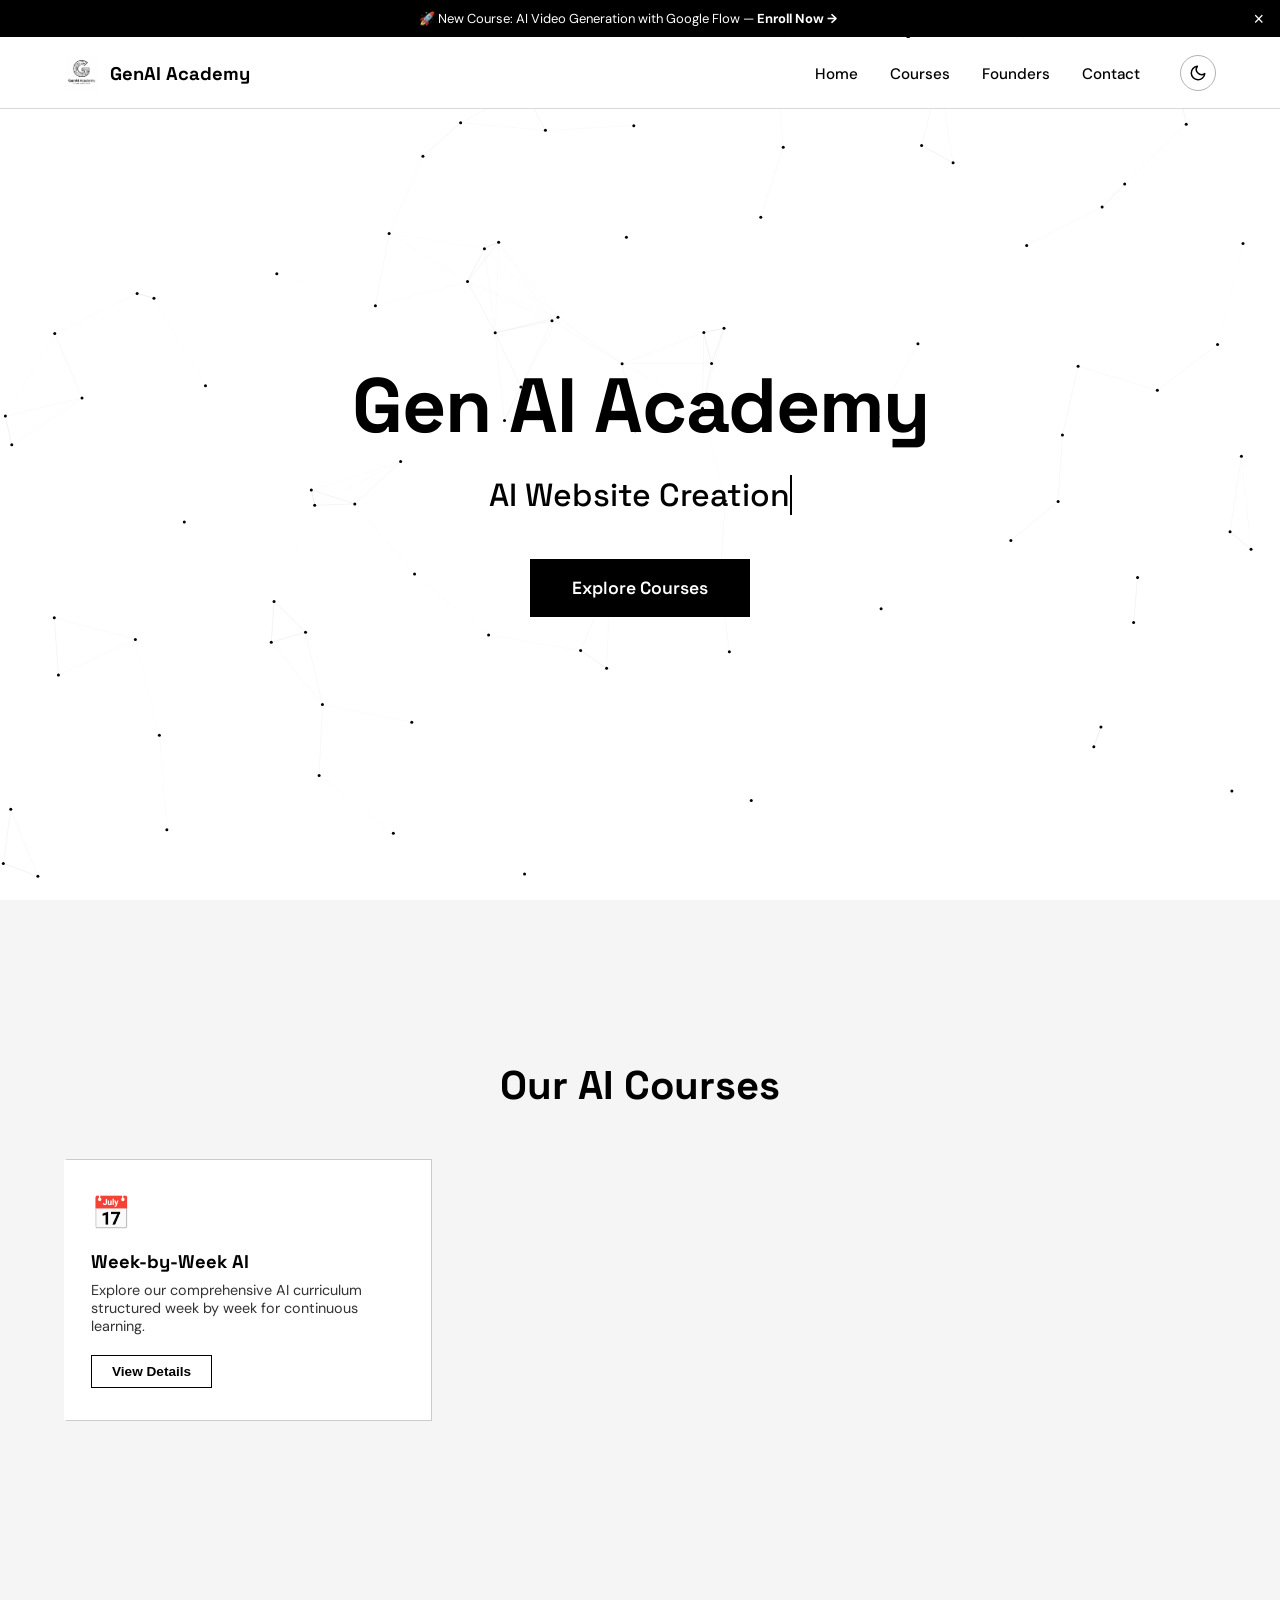
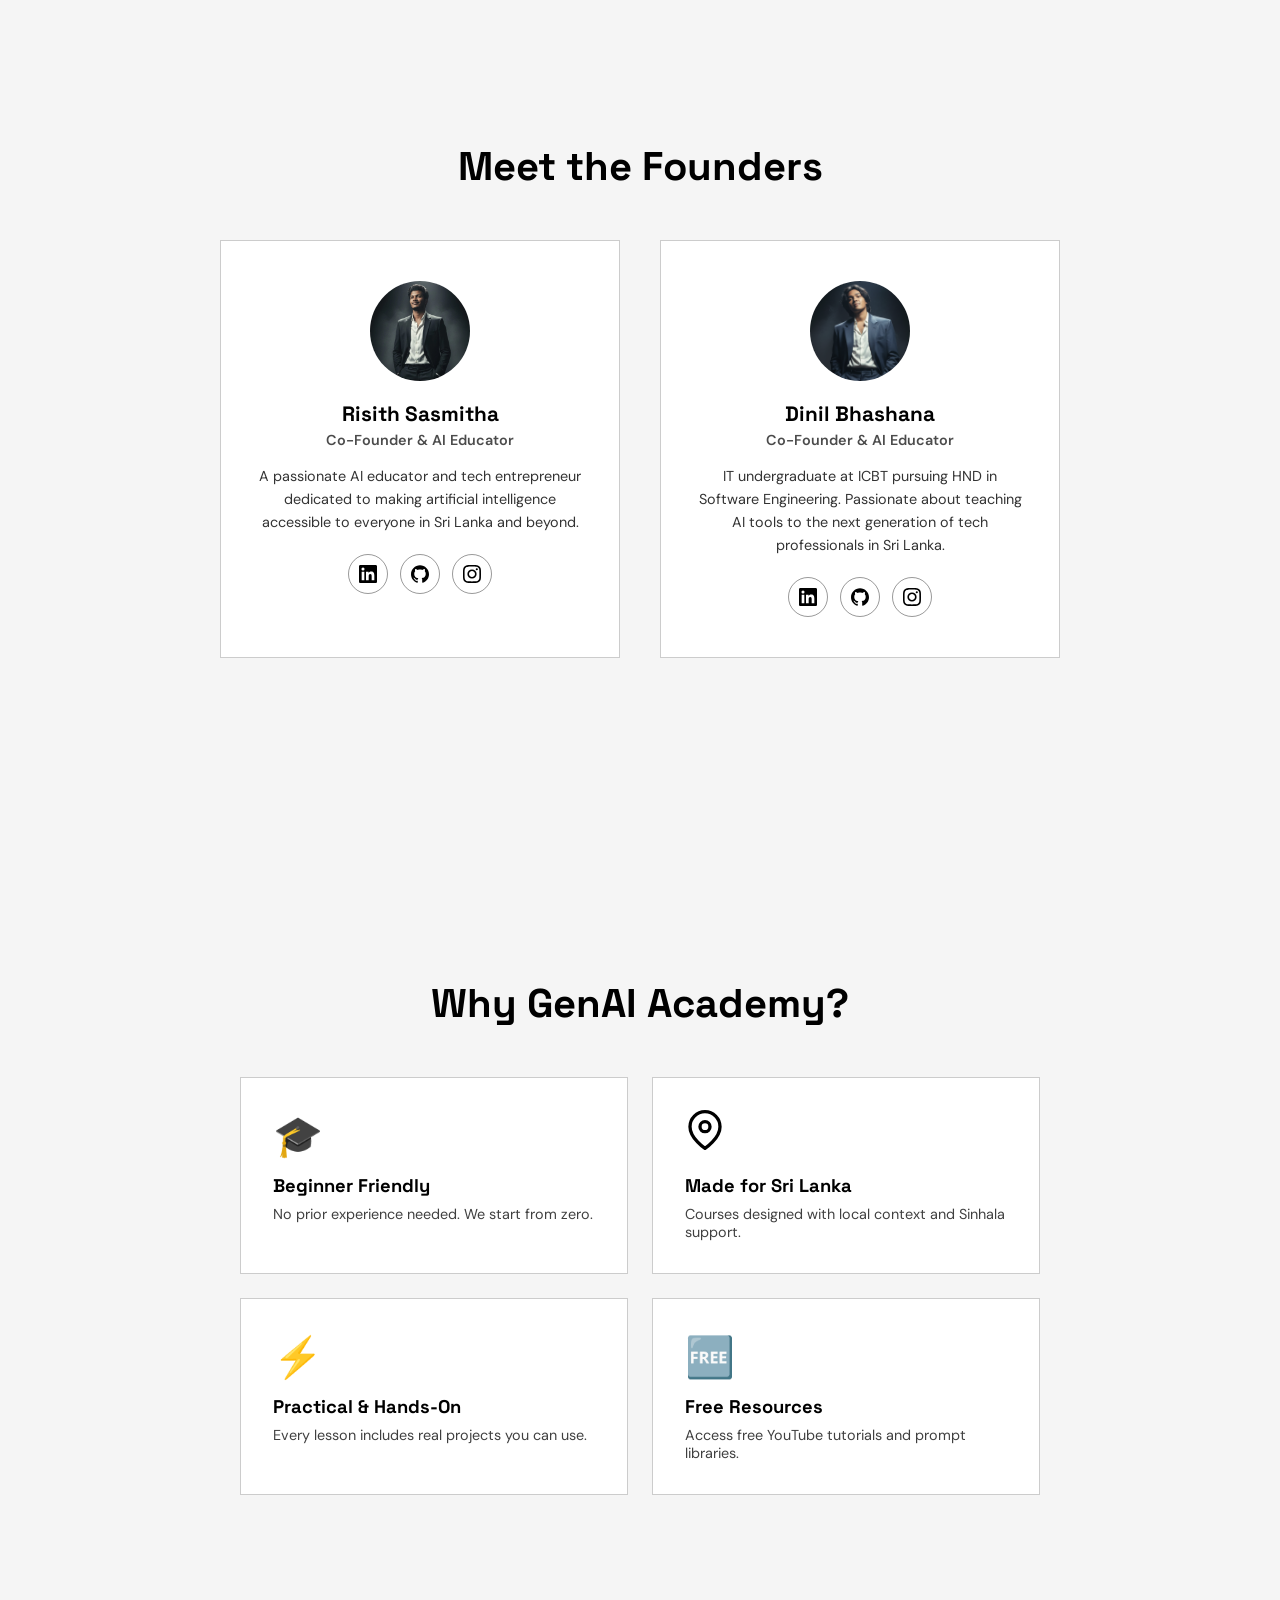
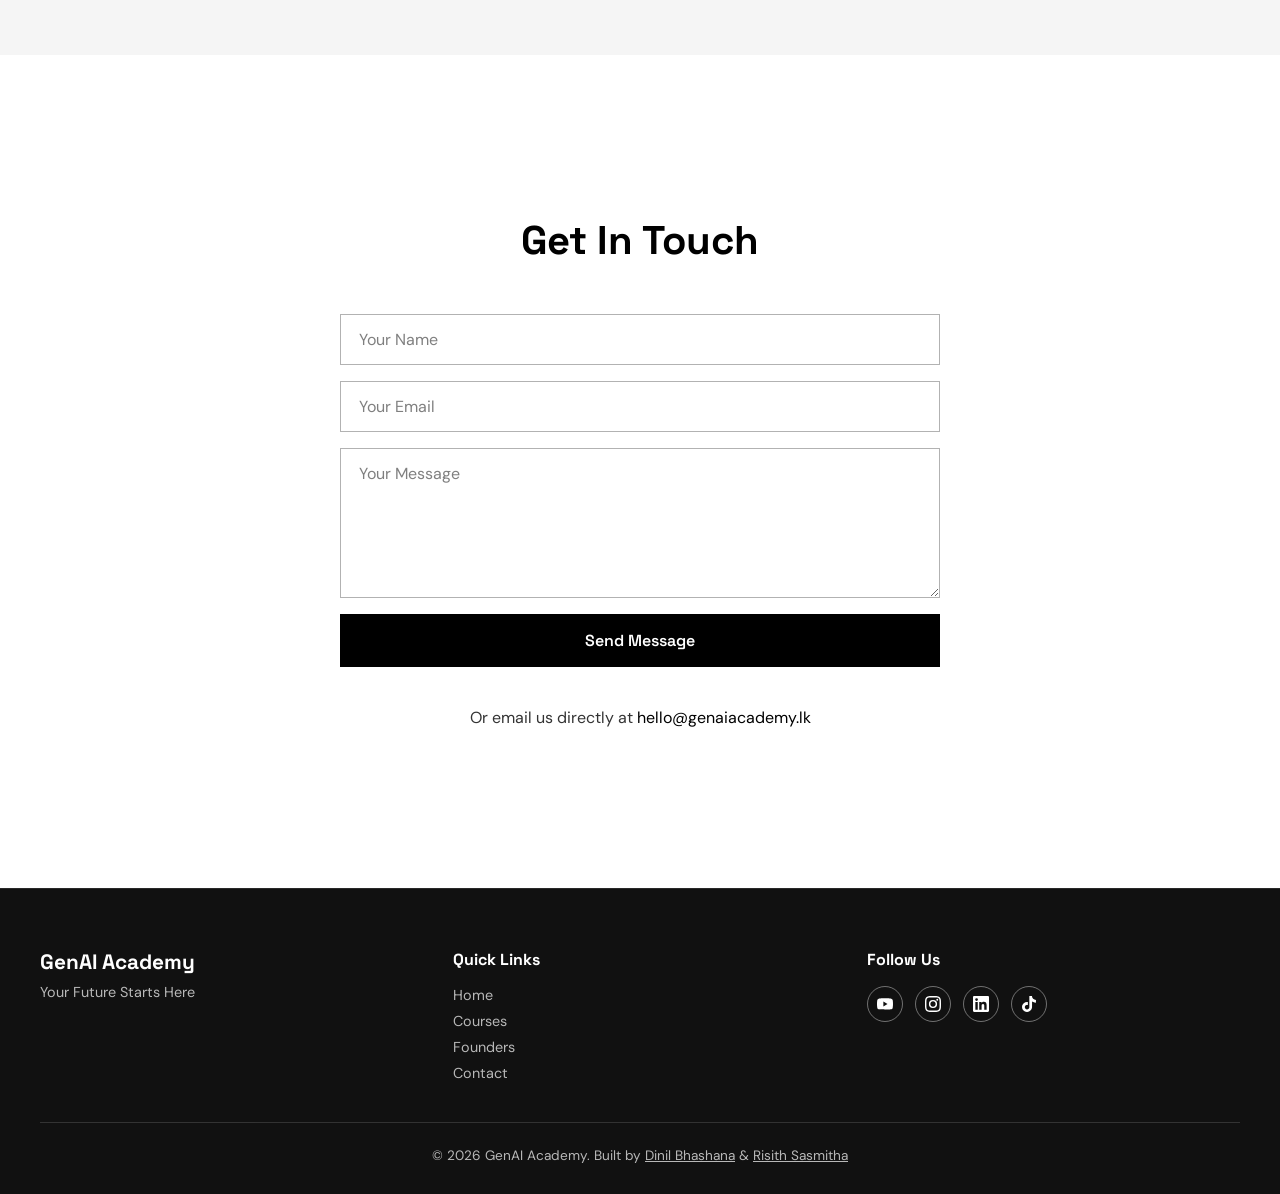
<file: index.html>
<!DOCTYPE html>
<html lang="en">

<head>
  <meta charset="UTF-8">
  <meta name="viewport" content="width=device-width, initial-scale=1.0">
  <title>GenAI Academy — Future Starts Here | AI Courses Sri Lanka</title>
  <meta name="description"
    content="Learn AI tools, prompt engineering, automation and more. Free and premium courses by GenAI Academy Sri Lanka.">
  <link rel="stylesheet" href="style.css">
  <link rel="icon" type="image/jpeg" href="Logo.jpeg">
</head>

<body class="genai-body" id="body">

  <!-- Announcement Bar -->
  <div class="genai-announcement-bar" id="announcement-bar">
    <span>🚀 New Course: AI Video Generation with Google Flow — <strong>Enroll Now →</strong></span>
    <button class="genai-announcement-close" id="close-announcement" aria-label="Close">×</button>
  </div>

  <!-- Navbar -->
  <nav class="genai-nav" id="navbar">
    <div class="genai-nav-inner">
      <a class="genai-nav-logo" href="#hero" id="logo-link">
        <img src="Logo.jpeg" alt="GenAI Academy Logo"
          style="width: 36px; height: 36px; flex-shrink: 0; object-fit: contain; border-radius: 4px;" />
        <span>GenAI Academy</span>
      </a>
      <ul class="genai-nav-links">
        <li><a href="#hero">Home</a></li>
        <li><a href="#courses">Courses</a></li>
        <li><a href="#founders">Founders</a></li>
        <li><a href="#contact">Contact</a></li>
        <li>
          <button class="genai-theme-toggle" id="theme-toggle" aria-label="Toggle theme">
            <!-- Moon SVG initially -->
            <svg id="theme-icon" viewBox="0 0 24 24" fill="none" stroke="currentColor" stroke-width="2"
              stroke-linecap="round" stroke-linejoin="round">
              <path d="M21 12.79A9 9 0 1 1 11.21 3 7 7 0 0 0 21 12.79z" />
            </svg>
          </button>
        </li>
      </ul>
      <button class="genai-theme-toggle genai-mobile-toggle" id="theme-toggle-mobile" aria-label="Toggle theme">
        <svg id="theme-icon-mobile" viewBox="0 0 24 24" fill="none" stroke="currentColor" stroke-width="2"
          stroke-linecap="round" stroke-linejoin="round">
          <path d="M21 12.79A9 9 0 1 1 11.21 3 7 7 0 0 0 21 12.79z" />
        </svg>
      </button>
      <button class="genai-hamburger" id="hamburger" aria-label="Menu">
        <span></span><span></span><span></span>
      </button>
    </div>
  </nav>

  <!-- Mobile Menu -->
  <div class="genai-mobile-menu" id="mobile-menu">
    <a href="#hero">Home</a>
    <a href="#courses">Courses</a>
    <a href="#founders">Founders</a>
    <a href="#contact">Contact</a>
  </div>

  <!-- Hero -->
  <section class="genai-hero" id="hero">
    <canvas id="hero-canvas" class="genai-hero-canvas"></canvas>
    <div class="genai-hero-content">
      <h1 class="genai-heading">Gen AI Academy</h1>
      <div class="genai-typewriter">
        <span class="genai-typewriter-text" id="typewriter-text"></span>
      </div>
      <a class="genai-cta-btn" href="#courses">Explore Courses</a>
    </div>
  </section>


  <!-- Courses -->
  <section id="courses" class="genai-section-full genai-section-alt">
    <div class="genai-section genai-fade-in">
      <h2 class="genai-section-title genai-heading">Our AI Courses</h2>
      <div class="genai-courses-grid">
        <div class="genai-course-card" onclick="location.href='week-by-week.html'" style="cursor: pointer;">
          <div class="genai-course-icon">📅</div>
          <h3>Week-by-Week AI</h3>
          <p>Explore our comprehensive AI curriculum structured week by week for continuous learning.</p>
          <button class="genai-course-btn">View Details</button>
        </div>
      </div>
    </div>
  </section>


  <!-- Founders -->
  <section id="founders" class="genai-section-full genai-section-alt">
    <div class="genai-section genai-fade-in">
      <h2 class="genai-section-title genai-heading">Meet the Founders</h2>
      <div class="genai-founders-grid">
        <div class="genai-founder-card">
          <img src="risith.jpeg" alt="Risith Sasmitha" class="genai-founder-avatar" style="object-fit: cover;" />
          <h3>Risith Sasmitha</h3>
          <div class="genai-founder-role">Co-Founder & AI Educator</div>
          <p class="genai-founder-bio">A passionate AI educator and tech entrepreneur dedicated to making artificial
            intelligence accessible to everyone in Sri Lanka and beyond.</p>
          <div class="genai-social-links">
            <a class="genai-social-link" href="https://www.linkedin.com/in/risith-sasmitha/" target="_blank"
              rel="noopener noreferrer" aria-label="LinkedIn"><svg viewBox="0 0 24 24" fill="currentColor">
                <path
                  d="M20.447 20.452h-3.554v-5.569c0-1.328-.027-3.037-1.852-3.037-1.853 0-2.136 1.445-2.136 2.939v5.667H9.351V9h3.414v1.561h.046c.477-.9 1.637-1.85 3.37-1.85 3.601 0 4.267 2.37 4.267 5.455v6.286zM5.337 7.433a2.062 2.062 0 01-2.063-2.065 2.064 2.064 0 112.063 2.065zm1.782 13.019H3.555V9h3.564v11.452zM22.225 0H1.771C.792 0 0 .774 0 1.729v20.542C0 23.227.792 24 1.771 24h20.451C23.2 24 24 23.227 24 22.271V1.729C24 .774 23.2 0 22.222 0h.003z" />
              </svg></a>
            <a class="genai-social-link" href="https://github.com/" target="_blank" rel="noopener noreferrer"
              aria-label="GitHub"><svg viewBox="0 0 24 24" fill="currentColor">
                <path
                  d="M12 .297c-6.63 0-12 5.373-12 12 0 5.303 3.438 9.8 8.205 11.385.6.113.82-.258.82-.577 0-.285-.01-1.04-.015-2.04-3.338.724-4.042-1.61-4.042-1.61C4.422 18.07 3.633 17.7 3.633 17.7c-1.087-.744.084-.729.084-.729 1.205.084 1.838 1.236 1.838 1.236 1.07 1.835 2.809 1.305 3.495.998.108-.776.417-1.305.76-1.605-2.665-.3-5.466-1.332-5.466-5.93 0-1.31.465-2.38 1.235-3.22-.135-.303-.54-1.523.105-3.176 0 0 1.005-.322 3.3 1.23.96-.267 1.98-.399 3-.405 1.02.006 2.04.138 3 .405 2.28-1.552 3.285-1.23 3.285-1.23.645 1.653.24 2.873.12 3.176.765.84 1.23 1.91 1.23 3.22 0 4.61-2.805 5.625-5.475 5.92.42.36.81 1.096.81 2.22 0 1.606-.015 2.896-.015 3.286 0 .315.21.69.825.57C20.565 22.092 24 17.592 24 12.297c0-6.627-5.373-12-12-12" />
              </svg></a>
            <a class="genai-social-link" href="https://www.instagram.com/" target="_blank" rel="noopener noreferrer"
              aria-label="Instagram"><svg viewBox="0 0 24 24" fill="currentColor">
                <path
                  d="M12 0C8.74 0 8.333.015 7.053.072 5.775.132 4.905.333 4.14.63c-.789.306-1.459.717-2.126 1.384S.935 3.35.63 4.14C.333 4.905.131 5.775.072 7.053.012 8.333 0 8.74 0 12s.015 3.667.072 4.947c.06 1.277.261 2.148.558 2.913.306.788.717 1.459 1.384 2.126.667.666 1.336 1.079 2.126 1.384.766.296 1.636.499 2.913.558C8.333 23.988 8.74 24 12 24s3.667-.015 4.947-.072c1.277-.06 2.148-.262 2.913-.558.788-.306 1.459-.718 2.126-1.384.666-.667 1.079-1.335 1.384-2.126.296-.765.499-1.636.558-2.913.06-1.28.072-1.687.072-4.947s-.015-3.667-.072-4.947c-.06-1.277-.262-2.149-.558-2.913-.306-.789-.718-1.459-1.384-2.126C21.319 1.347 20.651.935 19.86.63c-.765-.297-1.636-.499-2.913-.558C15.667.012 15.26 0 12 0zm0 2.16c3.203 0 3.585.016 4.85.071 1.17.055 1.805.249 2.227.415.562.217.96.477 1.382.896.419.42.679.819.896 1.381.164.422.36 1.057.413 2.227.057 1.266.07 1.646.07 4.85s-.015 3.585-.074 4.85c-.061 1.17-.256 1.805-.421 2.227-.224.562-.479.96-.899 1.382-.419.419-.824.679-1.38.896-.42.164-1.065.36-2.235.413-1.274.057-1.649.07-4.859.07-3.211 0-3.586-.015-4.859-.074-1.171-.061-1.816-.256-2.236-.421-.569-.224-.96-.479-1.379-.899-.421-.419-.69-.824-.9-1.38-.165-.42-.359-1.065-.42-2.235-.045-1.26-.061-1.649-.061-4.844 0-3.196.016-3.586.061-4.861.061-1.17.255-1.814.42-2.234.21-.57.479-.96.9-1.381.419-.419.81-.689 1.379-.898.42-.166 1.051-.361 2.221-.421 1.275-.045 1.65-.06 4.859-.06l.045.03zm0 3.678a6.162 6.162 0 100 12.324 6.162 6.162 0 100-12.324zM12 16c-2.21 0-4-1.79-4-4s1.79-4 4-4 4 1.79 4 4-1.79 4-4 4zm7.846-10.405a1.441 1.441 0 11-2.88 0 1.441 1.441 0 012.88 0z" />
              </svg></a>
          </div>
        </div>
        <div class="genai-founder-card">
          <img src="dinil.png" alt="Dinil Bhashana" class="genai-founder-avatar" style="object-fit: cover;" />
          <h3>Dinil Bhashana</h3>
          <div class="genai-founder-role">Co-Founder & AI Educator</div>
          <p class="genai-founder-bio">IT undergraduate at ICBT pursuing HND in Software Engineering. Passionate about
            teaching AI tools to the next generation of tech professionals in Sri Lanka.</p>
          <div class="genai-social-links">
            <a class="genai-social-link" href="https://www.linkedin.com/in/dinil-bhashana/" target="_blank"
              rel="noopener noreferrer" aria-label="LinkedIn"><svg viewBox="0 0 24 24" fill="currentColor">
                <path
                  d="M20.447 20.452h-3.554v-5.569c0-1.328-.027-3.037-1.852-3.037-1.853 0-2.136 1.445-2.136 2.939v5.667H9.351V9h3.414v1.561h.046c.477-.9 1.637-1.85 3.37-1.85 3.601 0 4.267 2.37 4.267 5.455v6.286zM5.337 7.433a2.062 2.062 0 01-2.063-2.065 2.064 2.064 0 112.063 2.065zm1.782 13.019H3.555V9h3.564v11.452zM22.225 0H1.771C.792 0 0 .774 0 1.729v20.542C0 23.227.792 24 1.771 24h20.451C23.2 24 24 23.227 24 22.271V1.729C24 .774 23.2 0 22.222 0h.003z" />
              </svg></a>
            <a class="genai-social-link" href="https://github.com/dinil2" target="_blank" rel="noopener noreferrer"
              aria-label="GitHub"><svg viewBox="0 0 24 24" fill="currentColor">
                <path
                  d="M12 .297c-6.63 0-12 5.373-12 12 0 5.303 3.438 9.8 8.205 11.385.6.113.82-.258.82-.577 0-.285-.01-1.04-.015-2.04-3.338.724-4.042-1.61-4.042-1.61C4.422 18.07 3.633 17.7 3.633 17.7c-1.087-.744.084-.729.084-.729 1.205.084 1.838 1.236 1.838 1.236 1.07 1.835 2.809 1.305 3.495.998.108-.776.417-1.305.76-1.605-2.665-.3-5.466-1.332-5.466-5.93 0-1.31.465-2.38 1.235-3.22-.135-.303-.54-1.523.105-3.176 0 0 1.005-.322 3.3 1.23.96-.267 1.98-.399 3-.405 1.02.006 2.04.138 3 .405 2.28-1.552 3.285-1.23 3.285-1.23.645 1.653.24 2.873.12 3.176.765.84 1.23 1.91 1.23 3.22 0 4.61-2.805 5.625-5.475 5.92.42.36.81 1.096.81 2.22 0 1.606-.015 2.896-.015 3.286 0 .315.21.69.825.57C20.565 22.092 24 17.592 24 12.297c0-6.627-5.373-12-12-12" />
              </svg></a>
            <a class="genai-social-link" href="https://www.instagram.com/" target="_blank" rel="noopener noreferrer"
              aria-label="Instagram"><svg viewBox="0 0 24 24" fill="currentColor">
                <path
                  d="M12 0C8.74 0 8.333.015 7.053.072 5.775.132 4.905.333 4.14.63c-.789.306-1.459.717-2.126 1.384S.935 3.35.63 4.14C.333 4.905.131 5.775.072 7.053.012 8.333 0 8.74 0 12s.015 3.667.072 4.947c.06 1.277.261 2.148.558 2.913.306.788.717 1.459 1.384 2.126.667.666 1.336 1.079 2.126 1.384.766.296 1.636.499 2.913.558C8.333 23.988 8.74 24 12 24s3.667-.015 4.947-.072c1.277-.06 2.148-.262 2.913-.558.788-.306 1.459-.718 2.126-1.384.666-.667 1.079-1.335 1.384-2.126.296-.765.499-1.636.558-2.913.06-1.28.072-1.687.072-4.947s-.015-3.667-.072-4.947c-.06-1.277-.262-2.149-.558-2.913-.306-.789-.718-1.459-1.384-2.126C21.319 1.347 20.651.935 19.86.63c-.765-.297-1.636-.499-2.913-.558C15.667.012 15.26 0 12 0zm0 2.16c3.203 0 3.585.016 4.85.071 1.17.055 1.805.249 2.227.415.562.217.96.477 1.382.896.419.42.679.819.896 1.381.164.422.36 1.057.413 2.227.057 1.266.07 1.646.07 4.85s-.015 3.585-.074 4.85c-.061 1.17-.256 1.805-.421 2.227-.224.562-.479.96-.899 1.382-.419.419-.824.679-1.38.896-.42.164-1.065.36-2.235.413-1.274.057-1.649.07-4.859.07-3.211 0-3.586-.015-4.859-.074-1.171-.061-1.816-.256-2.236-.421-.569-.224-.96-.479-1.379-.899-.421-.419-.69-.824-.9-1.38-.165-.42-.359-1.065-.42-2.235-.045-1.26-.061-1.649-.061-4.844 0-3.196.016-3.586.061-4.861.061-1.17.255-1.814.42-2.234.21-.57.479-.96.9-1.381.419-.419.81-.689 1.379-.898.42-.166 1.051-.361 2.221-.421 1.275-.045 1.65-.06 4.859-.06l.045.03zm0 3.678a6.162 6.162 0 100 12.324 6.162 6.162 0 100-12.324zM12 16c-2.21 0-4-1.79-4-4s1.79-4 4-4 4 1.79 4 4-1.79 4-4 4zm7.846-10.405a1.441 1.441 0 11-2.88 0 1.441 1.441 0 012.88 0z" />
              </svg></a>
          </div>
        </div>
      </div>
    </div>
  </section>



  <!-- Why Choose Us -->
  <section class="genai-section-full genai-section-alt">
    <div class="genai-section genai-fade-in">
      <h2 class="genai-section-title genai-heading">Why GenAI Academy?</h2>
      <div class="genai-why-grid">
        <div class="genai-why-card">
          <div class="genai-why-icon">🎓</div>
          <h3>Beginner Friendly</h3>
          <p>No prior experience needed. We start from zero.</p>
        </div>
        <div class="genai-why-card">
          <div class="genai-why-icon">
            <svg viewBox="0 0 24 24" fill="none" stroke="currentColor" stroke-width="2" stroke-linecap="round"
              stroke-linejoin="round">
              <path d="M21 10c0 7-9 13-9 13s-9-6-9-13a9 9 0 0 1 18 0z" />
              <circle cx="12" cy="10" r="3" />
            </svg>
          </div>
          <h3>Made for Sri Lanka</h3>
          <p>Courses designed with local context and Sinhala support.</p>
        </div>
        <div class="genai-why-card">
          <div class="genai-why-icon">⚡</div>
          <h3>Practical & Hands-On</h3>
          <p>Every lesson includes real projects you can use.</p>
        </div>
        <div class="genai-why-card">
          <div class="genai-why-icon">🆓</div>
          <h3>Free Resources</h3>
          <p>Access free YouTube tutorials and prompt libraries.</p>
        </div>
      </div>
    </div>
  </section>

  <!-- Contact -->
  <section id="contact" class="genai-section-full">
    <div class="genai-section genai-fade-in">
      <h2 class="genai-section-title genai-heading">Get In Touch</h2>
      <form id="contact-form" class="genai-contact-form">
        <div id="form-success" class="genai-success-alert" style="display: none;">Message sent via WhatsApp!</div>
        <input type="text" placeholder="Your Name" required>
        <input type="email" placeholder="Your Email" required>
        <textarea placeholder="Your Message" required></textarea>
        <button type="submit" class="genai-submit-btn">Send Message</button>
      </form>
      <div class="genai-contact-info">
        <p>Or email us directly at <a href="mailto:hello@genaiacademy.lk">hello@genaiacademy.lk</a></p>
      </div>
    </div>
  </section>

  <!-- Footer -->
  <footer class="genai-footer">
    <div class="genai-footer-inner">
      <div class="genai-footer-brand">
        <div class="genai-footer-brand-name">GenAI Academy</div>
        <div class="genai-footer-tagline">Your Future Starts Here</div>
      </div>
      <div class="genai-footer-links">
        <h4>Quick Links</h4>
        <a href="#hero">Home</a>
        <a href="#courses">Courses</a>
        <a href="#founders">Founders</a>
        <a href="#contact">Contact</a>
      </div>
      <div class="genai-footer-social">
        <h4>Follow Us</h4>
        <div class="genai-footer-social-icons">
          <a href="https://www.youtube.com/@GenAIAcademy-q7e" target="_blank" rel="noopener noreferrer"
            aria-label="YouTube"><svg viewBox="0 0 24 24" fill="currentColor">
              <path
                d="M23.498 6.186a3.016 3.016 0 00-2.122-2.136C19.505 3.545 12 3.545 12 3.545s-7.505 0-9.377.505A3.017 3.017 0 00.502 6.186C0 8.07 0 12 0 12s0 3.93.502 5.814a3.016 3.016 0 002.122 2.136c1.871.505 9.376.505 9.376.505s7.505 0 9.377-.505a3.015 3.015 0 002.122-2.136C24 15.93 24 12 24 12s0-3.93-.502-5.814zM9.545 15.568V8.432L15.818 12l-6.273 3.568z" />
            </svg></a>
          <a href="https://www.instagram.com/" target="_blank" rel="noopener noreferrer" aria-label="Instagram"><svg
              viewBox="0 0 24 24" fill="currentColor">
              <path
                d="M12 0C8.74 0 8.333.015 7.053.072 5.775.132 4.905.333 4.14.63c-.789.306-1.459.717-2.126 1.384S.935 3.35.63 4.14C.333 4.905.131 5.775.072 7.053.012 8.333 0 8.74 0 12s.015 3.667.072 4.947c.06 1.277.261 2.148.558 2.913.306.788.717 1.459 1.384 2.126.667.666 1.336 1.079 2.126 1.384.766.296 1.636.499 2.913.558C8.333 23.988 8.74 24 12 24s3.667-.015 4.947-.072c1.277-.06 2.148-.262 2.913-.558.788-.306 1.459-.718 2.126-1.384.666-.667 1.079-1.335 1.384-2.126.296-.765.499-1.636.558-2.913.06-1.28.072-1.687.072-4.947s-.015-3.667-.072-4.947c-.06-1.277-.262-2.149-.558-2.913-.306-.789-.718-1.459-1.384-2.126C21.319 1.347 20.651.935 19.86.63c-.765-.297-1.636-.499-2.913-.558C15.667.012 15.26 0 12 0zm0 2.16c3.203 0 3.585.016 4.85.071 1.17.055 1.805.249 2.227.415.562.217.96.477 1.382.896.419.42.679.819.896 1.381.164.422.36 1.057.413 2.227.057 1.266.07 1.646.07 4.85s-.015 3.585-.074 4.85c-.061 1.17-.256 1.805-.421 2.227-.224.562-.479.96-.899 1.382-.419.419-.824.679-1.38.896-.42.164-1.065.36-2.235.413-1.274.057-1.649.07-4.859.07-3.211 0-3.586-.015-4.859-.074-1.171-.061-1.816-.256-2.236-.421-.569-.224-.96-.479-1.379-.899-.421-.419-.69-.824-.9-1.38-.165-.42-.359-1.065-.42-2.235-.045-1.26-.061-1.649-.061-4.844 0-3.196.016-3.586.061-4.861.061-1.17.255-1.814.42-2.234.21-.57.479-.96.9-1.381.419-.419.81-.689 1.379-.898.42-.166 1.051-.361 2.221-.421 1.275-.045 1.65-.06 4.859-.06l.045.03zm0 3.678a6.162 6.162 0 100 12.324 6.162 6.162 0 100-12.324zM12 16c-2.21 0-4-1.79-4-4s1.79-4 4-4 4 1.79 4 4-1.79 4-4 4zm7.846-10.405a1.441 1.441 0 11-2.88 0 1.441 1.441 0 012.88 0z" />
            </svg></a>
          <a href="https://www.linkedin.com/company/genai-academy/" target="_blank" rel="noopener noreferrer"
            aria-label="LinkedIn"><svg viewBox="0 0 24 24" fill="currentColor">
              <path
                d="M20.447 20.452h-3.554v-5.569c0-1.328-.027-3.037-1.852-3.037-1.853 0-2.136 1.445-2.136 2.939v5.667H9.351V9h3.414v1.561h.046c.477-.9 1.637-1.85 3.37-1.85 3.601 0 4.267 2.37 4.267 5.455v6.286zM5.337 7.433a2.062 2.062 0 01-2.063-2.065 2.064 2.064 0 112.063 2.065zm1.782 13.019H3.555V9h3.564v11.452zM22.225 0H1.771C.792 0 0 .774 0 1.729v20.542C0 23.227.792 24 1.771 24h20.451C23.2 24 24 23.227 24 22.271V1.729C24 .774 23.2 0 22.222 0h.003z" />
            </svg></a>
          <a href="https://www.tiktok.com/@genaiacademy" target="_blank" rel="noopener noreferrer"
            aria-label="TikTok"><svg viewBox="0 0 24 24" fill="currentColor">
              <path
                d="M12.525.02c1.31-.02 2.61-.01 3.91-.02.08 1.53.63 3.09 1.75 4.17 1.12 1.11 2.7 1.62 4.24 1.79v4.03c-1.44-.05-2.89-.35-4.2-.97-.57-.26-1.1-.59-1.62-.93-.01 2.92.01 5.84-.02 8.75-.08 1.4-.54 2.79-1.35 3.94-1.31 1.92-3.58 3.17-5.91 3.21-1.43.08-2.86-.31-4.08-1.03-2.02-1.19-3.44-3.37-3.65-5.71-.02-.5-.03-1-.01-1.49.18-1.9 1.12-3.72 2.58-4.96 1.66-1.44 3.98-2.13 6.15-1.72.02 1.48-.04 2.96-.04 4.44-.99-.32-2.15-.23-3.02.37-.63.41-1.11 1.04-1.36 1.75-.21.51-.15 1.07-.14 1.61.24 1.64 1.82 3.02 3.5 2.87 1.12-.01 2.19-.66 2.77-1.61.19-.33.4-.67.41-1.06.1-1.79.06-3.57.07-5.36.01-4.03-.01-8.05.02-12.07z" />
            </svg></a>
        </div>
      </div>
    </div>
    <div class="genai-footer-bottom">
      © 2026 GenAI Academy. Built by <a href="https://www.linkedin.com/in/dinil-bhashana/" target="_blank"
        rel="noopener noreferrer">Dinil Bhashana</a> &amp; <a href="https://www.linkedin.com/in/risith-sasmitha/"
        target="_blank" rel="noopener noreferrer">Risith Sasmitha</a>
    </div>
  </footer>

  <script src="script.js"></script>



</body>

</html>
</file>
<file: style.css>
@import url('https://fonts.googleapis.com/css2?family=Space+Grotesk:wght@400;500;600;700&family=DM+Sans:wght@400;500;600;700&display=swap');

/* Basic CSS Reset */
* {
  margin: 0;
  padding: 0;
  box-sizing: border-box;
}

/* GenAI Academy — Light Theme (default) */
.genai-body {
  font-family: 'DM Sans', sans-serif;
  color: #000;
  background: #fff;
  scroll-behavior: smooth;
  transition: color 0.3s, background 0.3s;
}

.genai-body.dark {
  color: #fff;
  background: #000;
}

.genai-heading {
  font-family: 'Space Grotesk', sans-serif;
}

/* Hide Lovable badge */
#lovable-badge {
  display: none !important;
}

/* Announcement Bar */
.genai-announcement-bar {
  position: fixed;
  top: 0;
  left: 0;
  right: 0;
  z-index: 101;
  background: #000;
  color: #fff;
  text-align: center;
  font-size: 13px;
  padding: 10px 40px 10px 16px;
  display: flex;
  align-items: center;
  justify-content: center;
}

.dark .genai-announcement-bar {
  background: #fff;
  color: #000;
}

.genai-announcement-close {
  position: absolute;
  right: 12px;
  top: 50%;
  transform: translateY(-50%);
  background: none;
  border: none;
  color: #fff;
  font-size: 18px;
  cursor: pointer;
  line-height: 1;
  padding: 4px;
}

.dark .genai-announcement-close {
  color: #000;
}

/* Navbar */
.genai-nav {
  position: fixed;
  top: 0;
  left: 0;
  right: 0;
  z-index: 100;
  background: #fff;
  border-bottom: 1px solid rgba(0, 0, 0, 0.15);
  transition: box-shadow 0.3s ease, background 0.3s, border-color 0.3s;
}

.dark .genai-nav {
  background: #000;
  border-bottom-color: rgba(255, 255, 255, 0.15);
}

.genai-nav.scrolled {
  box-shadow: 0 4px 20px rgba(0, 0, 0, 0.08);
}

.dark .genai-nav.scrolled {
  box-shadow: 0 4px 20px rgba(255, 255, 255, 0.08);
}

.genai-nav-inner {
  max-width: 1200px;
  margin: 0 auto;
  padding: 0 24px;
  height: 70px;
  display: flex;
  align-items: center;
  justify-content: space-between;
}

.genai-nav-logo {
  display: flex;
  align-items: center;
  gap: 10px;
  text-decoration: none;
  color: #000;
  flex-shrink: 0;
  min-width: 0;
}

.dark .genai-nav-logo {
  color: #fff;
}

.genai-nav-logo img {
  height: 36px;
  width: 36px;
  object-fit: contain;
  border-radius: 8px;
  flex-shrink: 0;
}

.genai-nav-logo span {
  font-family: 'Space Grotesk', sans-serif;
  font-weight: 700;
  font-size: 1.15rem;
  white-space: nowrap;
}

.genai-nav-links {
  display: flex;
  gap: 32px;
  list-style: none;
  margin: 0;
  padding: 0;
  align-items: center;
}

.genai-nav-links a {
  text-decoration: none;
  color: #000;
  font-weight: 500;
  font-size: 0.95rem;
  transition: opacity 0.2s;
  cursor: pointer;
}

.dark .genai-nav-links a {
  color: #fff;
}

.genai-nav-links a:hover {
  opacity: 0.6;
}

/* Theme toggle */
.genai-theme-toggle {
  background: none;
  border: 1.5px solid rgba(0, 0, 0, 0.3);
  border-radius: 50%;
  width: 36px;
  height: 36px;
  display: flex;
  align-items: center;
  justify-content: center;
  cursor: pointer;
  transition: all 0.3s;
  color: #000;
  margin-left: 8px;
}

.dark .genai-theme-toggle {
  border-color: rgba(255, 255, 255, 0.3);
  color: #fff;
}

.genai-theme-toggle:hover {
  background: #000;
  color: #fff;
  border-color: #000;
}

.dark .genai-theme-toggle:hover {
  background: #fff;
  color: #000;
  border-color: #fff;
}

.genai-mobile-toggle {
  display: none;
}

.genai-theme-toggle svg {
  width: 18px;
  height: 18px;
}

.genai-hamburger {
  display: none;
  flex-direction: column;
  gap: 5px;
  cursor: pointer;
  background: none;
  border: none;
  padding: 4px;
}

.genai-hamburger span {
  display: block;
  width: 24px;
  height: 2px;
  background: #000;
  transition: 0.3s;
}

.dark .genai-hamburger span {
  background: #fff;
}

/* Hero */
.genai-hero {
  min-height: 100vh;
  display: flex;
  flex-direction: column;
  align-items: center;
  justify-content: center;
  text-align: center;
  padding: 140px 24px 60px;
  background: #fff;
  transition: background 0.3s;
  position: relative;
  overflow: hidden;
}

.dark .genai-hero {
  background: #000;
}

.genai-hero-canvas {
  position: absolute;
  top: 0;
  left: 0;
  width: 100%;
  height: 100%;
  z-index: 0;
  pointer-events: none;
}

.dark .genai-hero-canvas {
  filter: invert(1);
}

.genai-hero-content {
  position: relative;
  z-index: 1;
  display: flex;
  flex-direction: column;
  align-items: center;
}

.genai-hero h1 {
  font-family: 'Space Grotesk', sans-serif;
  font-size: clamp(2.5rem, 6vw, 5rem);
  font-weight: 700;
  margin-bottom: 24px;
  letter-spacing: -1px;
  color: #000;
  line-height: 1.1;
}

.dark .genai-hero h1 {
  color: #fff;
}

.genai-typewriter {
  font-family: 'Space Grotesk', sans-serif;
  font-size: clamp(1.2rem, 3vw, 2rem);
  font-weight: 500;
  min-height: 3rem;
  display: flex;
  align-items: center;
  justify-content: center;
  color: #000;
}

.dark .genai-typewriter {
  color: #fff;
}

.genai-typewriter-text {
  border-right: 2px solid #000;
  animation: blink 0.7s step-end infinite;
}

.dark .genai-typewriter-text {
  border-right-color: #fff;
}

@keyframes blink {
  50% {
    border-color: transparent;
  }
}

.genai-cta-btn {
  margin-top: 40px;
  padding: 16px 40px;
  background: #000;
  color: #fff;
  border: 2px solid #000;
  font-family: 'Space Grotesk', sans-serif;
  font-size: 1.1rem;
  font-weight: 600;
  cursor: pointer;
  transition: all 0.3s;
  text-decoration: none;
  display: inline-block;
}

.genai-cta-btn:hover {
  background: transparent;
  color: #000;
}

.dark .genai-cta-btn {
  background: #fff;
  color: #000;
  border-color: #fff;
}

.dark .genai-cta-btn:hover {
  background: transparent;
  color: #fff;
}

/* Stats Bar */
.genai-stats-bar {
  background: #fff;
  border-top: 1px solid #000;
  border-bottom: 1px solid #000;
  padding: 40px 24px;
  transition: background 0.3s, border-color 0.3s;
}

.dark .genai-stats-bar {
  background: #000;
  border-color: #fff;
}

.genai-stats-inner {
  max-width: 900px;
  margin: 0 auto;
  display: grid;
  grid-template-columns: repeat(4, 1fr);
  gap: 24px;
  text-align: center;
}

.genai-stat-value {
  font-family: 'Space Grotesk', sans-serif;
  font-size: 32px;
  font-weight: 800;
  color: #000;
}

.dark .genai-stat-value {
  color: #fff;
}

.genai-stat-label {
  font-size: 13px;
  color: #666;
  margin-top: 4px;
}

.dark .genai-stat-label {
  color: #999;
}

/* Sections */
.genai-section {
  padding: 80px 24px;
  max-width: 1200px;
  margin: 0 auto;
}

.genai-section-full {
  padding: 80px 24px;
  background: #fff;
  transition: background 0.3s;
}

.dark .genai-section-full {
  background: #000;
}

.genai-section-alt {
  background: #f5f5f5 !important;
}

.dark .genai-section-alt {
  background: #111 !important;
}

.genai-section-title {
  font-family: 'Space Grotesk', sans-serif;
  font-size: clamp(1.8rem, 4vw, 2.5rem);
  font-weight: 700;
  text-align: center;
  margin-bottom: 48px;
  color: #000;
}

.dark .genai-section-title {
  color: #fff;
}

/* Courses */
.genai-courses-grid {
  display: grid;
  grid-template-columns: repeat(3, 1fr);
  gap: 24px;
}

.genai-course-card {
  border: 1.5px solid rgba(0, 0, 0, 0.2);
  background: #fff;
  padding: 32px 24px;
  transition: all 0.25s ease;
  display: flex;
  flex-direction: column;
  align-items: flex-start;
  color: #000;
  border-left: 3px solid transparent;
}

.dark .genai-course-card {
  border-color: rgba(255, 255, 255, 0.2);
  background: rgba(255, 255, 255, 0.05);
  color: #fff;
  border-left-color: transparent;
}

.genai-course-card:hover {
  background: #000;
  color: #fff;
  border-color: #000;
  border-left: 3px solid #000;
  box-shadow: 4px 4px 0px #000;
}

.dark .genai-course-card:hover {
  background: #fff;
  color: #000;
  border-color: #fff;
  border-left-color: #fff;
  box-shadow: 4px 4px 0px #fff;
}

.genai-course-icon {
  font-size: 2rem;
  margin-bottom: 16px;
}

.genai-course-card h3 {
  font-family: 'Space Grotesk', sans-serif;
  font-weight: 700;
  font-size: 1.15rem;
  margin-bottom: 8px;
}

.genai-course-card p {
  font-size: 0.9rem;
  opacity: 0.8;
  margin-bottom: 20px;
  flex-grow: 1;
}

.genai-course-btn {
  padding: 8px 20px;
  border: 1.5px solid currentColor;
  background: transparent;
  color: inherit;
  font-weight: 600;
  font-size: 0.85rem;
  cursor: pointer;
  transition: all 0.3s;
}

/* Videos */
.genai-videos-grid {
  display: grid;
  grid-template-columns: repeat(3, 1fr);
  gap: 24px;
  max-width: 1200px;
  margin: 0 auto;
}

.genai-video-card {
  cursor: pointer;
  text-decoration: none;
  color: #000;
  transition: transform 0.3s;
}

.dark .genai-video-card {
  color: #fff;
}

.genai-video-card:hover {
  transform: translateY(-4px);
}

.genai-video-thumb {
  background: #000;
  aspect-ratio: 16 / 9;
  display: flex;
  align-items: center;
  justify-content: center;
  border: 1px solid #000;
  position: relative;
  overflow: hidden;
}

.genai-video-thumb::after {
  content: '';
  position: absolute;
  bottom: 0;
  left: 0;
  right: 0;
  height: 40%;
  background: linear-gradient(to top, rgba(255, 255, 255, 0.08), transparent);
  pointer-events: none;
}

.dark .genai-video-thumb {
  background: #111;
  border-color: rgba(255, 255, 255, 0.2);
}

.genai-play-btn {
  width: 60px;
  height: 60px;
  background: rgba(255, 255, 255, 0.15);
  border-radius: 50%;
  display: flex;
  align-items: center;
  justify-content: center;
  transition: transform 0.2s ease, background 0.3s;
  z-index: 1;
}

.genai-video-card:hover .genai-play-btn {
  transform: scale(1.15);
  background: rgba(255, 255, 255, 0.25);
}

.genai-play-btn svg {
  width: 24px;
  height: 24px;
  margin-left: 4px;
}

.genai-video-card h3 {
  font-family: 'Space Grotesk', sans-serif;
  font-size: 0.95rem;
  font-weight: 600;
  margin-top: 12px;
}

.genai-channel-btn {
  display: block;
  margin: 40px auto 0;
  padding: 14px 36px;
  background: #000;
  color: #fff;
  border: 2px solid #000;
  font-family: 'Space Grotesk', sans-serif;
  font-weight: 600;
  cursor: pointer;
  transition: all 0.3s;
  text-decoration: none;
  text-align: center;
  width: fit-content;
}

.genai-channel-btn:hover {
  background: transparent;
  color: #000;
}

.dark .genai-channel-btn {
  background: #fff;
  color: #000;
  border-color: #fff;
}

.dark .genai-channel-btn:hover {
  background: transparent;
  color: #fff;
}

/* Founders */
.genai-founders-grid {
  display: flex;
  gap: 40px;
  justify-content: center;
  flex-wrap: wrap;
  max-width: 900px;
  margin: 0 auto;
}

.genai-founder-card {
  flex: 1;
  min-width: 280px;
  max-width: 400px;
  border: 1.5px solid rgba(0, 0, 0, 0.2);
  padding: 40px 32px;
  text-align: center;
  background: #fff;
}

.dark .genai-founder-card {
  border-color: rgba(255, 255, 255, 0.2);
  background: rgba(255, 255, 255, 0.05);
}

.genai-founder-avatar {
  width: 100px;
  height: 100px;
  border-radius: 50%;
  background: #000;
  color: #fff;
  display: flex;
  align-items: center;
  justify-content: center;
  font-family: 'Space Grotesk', sans-serif;
  font-size: 2.5rem;
  font-weight: 700;
  margin: 0 auto 20px;
  transition: transform 0.3s cubic-bezier(0.34, 1.56, 0.64, 1), box-shadow 0.3s ease;
  cursor: pointer;
}

.genai-founder-avatar:hover {
  transform: scale(1.30) translateY(-4px);
  box-shadow: 0 12px 28px rgba(0, 0, 0, 0.25);
}

.dark .genai-founder-avatar:hover {
  box-shadow: 0 12px 28px rgba(255, 255, 255, 0.15);
}

.dark .genai-founder-avatar {
  background: #fff;
  color: #000;
}

.genai-founder-card h3 {
  font-family: 'Space Grotesk', sans-serif;
  font-size: 1.3rem;
  font-weight: 700;
  margin-bottom: 4px;
  color: #000;
}

.dark .genai-founder-card h3 {
  color: #fff;
}

.genai-founder-role {
  font-weight: 600;
  font-size: 0.9rem;
  opacity: 0.7;
  margin-bottom: 16px;
}

.genai-founder-bio {
  font-size: 0.9rem;
  line-height: 1.6;
  opacity: 0.8;
  margin-bottom: 20px;
}

.genai-social-links {
  display: flex;
  gap: 12px;
  justify-content: center;
}

.genai-social-link {
  width: 40px;
  height: 40px;
  border: 1.5px solid rgba(0, 0, 0, 0.4);
  border-radius: 50%;
  display: flex;
  align-items: center;
  justify-content: center;
  transition: all 0.3s;
  color: #000;
}

.dark .genai-social-link {
  border-color: rgba(255, 255, 255, 0.4);
  color: #fff;
}

.genai-social-link:hover {
  background: #000;
  color: #fff;
  border-color: #000;
}

.dark .genai-social-link:hover {
  background: #fff;
  color: #000;
  border-color: #fff;
}

.genai-social-link svg {
  width: 18px;
  height: 18px;
}

/* Reviews */
.genai-reviews-grid {
  display: grid;
  grid-template-columns: repeat(3, 1fr);
  gap: 24px;
}

.genai-review-card {
  border: 1.5px solid rgba(0, 0, 0, 0.2);
  padding: 32px 24px;
  background: #fff;
}

.dark .genai-review-card {
  border-color: rgba(255, 255, 255, 0.2);
  background: rgba(255, 255, 255, 0.05);
}

.genai-stars {
  margin-bottom: 16px;
  font-size: 1.2rem;
  letter-spacing: 2px;
  color: #000;
}

.dark .genai-stars {
  color: #fff;
}

.genai-review-text {
  font-size: 0.95rem;
  line-height: 1.6;
  font-style: italic;
  margin-bottom: 20px;
  opacity: 0.85;
}

.genai-review-name {
  font-family: 'Space Grotesk', sans-serif;
  font-weight: 700;
  font-size: 1rem;
  color: #000;
}

.dark .genai-review-name {
  color: #fff;
}

.genai-review-role {
  font-size: 0.85rem;
  opacity: 0.6;
}

/* Why Choose Us */
.genai-why-grid {
  display: grid;
  grid-template-columns: repeat(2, 1fr);
  gap: 24px;
  max-width: 800px;
  margin: 0 auto;
}

.genai-why-card {
  border: 1.5px solid rgba(0, 0, 0, 0.2);
  padding: 32px;
  background: #fff;
}

.dark .genai-why-card {
  border-color: rgba(255, 255, 255, 0.2);
  background: rgba(255, 255, 255, 0.05);
}

.genai-why-icon {
  font-size: 2.5rem;
  margin-bottom: 12px;
}

.genai-why-icon svg {
  width: 40px;
  height: 40px;
}

.genai-why-card h3 {
  font-family: 'Space Grotesk', sans-serif;
  font-weight: 700;
  font-size: 1.15rem;
  margin-bottom: 8px;
  color: #000;
}

.dark .genai-why-card h3 {
  color: #fff;
}

.genai-why-card p {
  font-size: 0.9rem;
  opacity: 0.75;
}

/* Contact */
.genai-contact-form {
  max-width: 600px;
  margin: 0 auto;
  display: flex;
  flex-direction: column;
  gap: 16px;
}

.genai-contact-form input,
.genai-contact-form textarea {
  width: 100%;
  padding: 14px 18px;
  border: 1.5px solid rgba(0, 0, 0, 0.3);
  font-family: 'DM Sans', sans-serif;
  font-size: 1rem;
  background: #fff;
  color: #000;
  outline: none;
  transition: border-color 0.3s, background 0.3s, color 0.3s;
  box-sizing: border-box;
}

.dark .genai-contact-form input,
.dark .genai-contact-form textarea {
  border-color: rgba(255, 255, 255, 0.3);
  background: rgba(255, 255, 255, 0.05);
  color: #fff;
}

.genai-contact-form input::placeholder,
.genai-contact-form textarea::placeholder {
  color: rgba(0, 0, 0, 0.5);
}

.dark .genai-contact-form input::placeholder,
.dark .genai-contact-form textarea::placeholder {
  color: rgba(255, 255, 255, 0.5);
}

.genai-contact-form input:focus,
.genai-contact-form textarea:focus {
  border-color: #000;
}

.dark .genai-contact-form input:focus,
.dark .genai-contact-form textarea:focus {
  border-color: #fff;
}

.genai-contact-form textarea {
  min-height: 150px;
  resize: vertical;
}

.genai-submit-btn {
  padding: 14px 36px;
  background: #000;
  color: #fff;
  border: 2px solid #000;
  font-family: 'Space Grotesk', sans-serif;
  font-weight: 600;
  font-size: 1rem;
  cursor: pointer;
  transition: all 0.3s;
}

.genai-submit-btn:hover {
  background: transparent;
  color: #000;
}

.dark .genai-submit-btn {
  background: #fff;
  color: #000;
  border-color: #fff;
}

.dark .genai-submit-btn:hover {
  background: transparent;
  color: #fff;
}

.genai-contact-info {
  max-width: 600px;
  margin: 40px auto 0;
  text-align: center;
  display: flex;
  flex-direction: column;
  gap: 12px;
  color: rgba(0, 0, 0, 0.8);
}

.dark .genai-contact-info {
  color: rgba(255, 255, 255, 0.8);
}

.genai-contact-info a {
  color: #000;
  text-decoration: none;
}

.dark .genai-contact-info a {
  color: #fff;
}

.genai-contact-info a:hover {
  text-decoration: underline;
}

.genai-success-alert {
  background: #000;
  color: #fff;
  padding: 16px 24px;
  text-align: center;
  font-weight: 600;
  margin-bottom: 24px;
  animation: fadeInAlert 0.3s ease-out;
}

.dark .genai-success-alert {
  background: #fff;
  color: #000;
}

@keyframes fadeInAlert {
  from {
    opacity: 0;
    transform: translateY(-10px);
  }

  to {
    opacity: 1;
    transform: translateY(0);
  }
}

/* Footer */
.genai-footer {
  background: #111;
  color: #fff;
  padding: 60px 24px 30px;
  border-top: 1px solid rgba(255, 255, 255, 0.1);
}

.genai-footer-inner {
  max-width: 1200px;
  margin: 0 auto;
  display: grid;
  grid-template-columns: 1fr 1fr 1fr;
  gap: 40px;
  margin-bottom: 40px;
}

.genai-footer-brand {
  display: flex;
  flex-direction: column;
  gap: 8px;
}

.genai-footer-brand-name {
  font-family: 'Space Grotesk', sans-serif;
  font-weight: 700;
  font-size: 1.3rem;
}

.genai-footer-tagline {
  opacity: 0.7;
  font-size: 0.9rem;
}

.genai-footer-links {
  display: flex;
  flex-direction: column;
  gap: 8px;
}

.genai-footer-links h4 {
  font-family: 'Space Grotesk', sans-serif;
  font-weight: 700;
  margin-bottom: 8px;
}

.genai-footer-links a {
  color: #fff;
  text-decoration: none;
  opacity: 0.7;
  transition: opacity 0.2s;
  font-size: 0.9rem;
}

.genai-footer-links a:hover {
  opacity: 1;
}

.genai-footer-social {
  display: flex;
  flex-direction: column;
  gap: 8px;
}

.genai-footer-social h4 {
  font-family: 'Space Grotesk', sans-serif;
  font-weight: 700;
  margin-bottom: 8px;
}

.genai-footer-social-icons {
  display: flex;
  gap: 12px;
}

.genai-footer-social-icons a {
  width: 36px;
  height: 36px;
  border: 1.5px solid rgba(255, 255, 255, 0.4);
  border-radius: 50%;
  display: flex;
  align-items: center;
  justify-content: center;
  transition: all 0.3s;
  color: #fff;
}

.genai-footer-social-icons a:hover {
  background: #fff;
  color: #000;
  border-color: #fff;
}

.genai-footer-social-icons svg {
  width: 16px;
  height: 16px;
}

.genai-footer-bottom {
  text-align: center;
  border-top: 1px solid rgba(255, 255, 255, 0.2);
  padding-top: 24px;
  font-size: 0.85rem;
  opacity: 0.7;
  max-width: 1200px;
  margin: 0 auto;
}

.genai-footer-bottom a {
  color: #fff;
  text-decoration: underline;
}

/* Fade in animation */
.genai-fade-in {
  opacity: 0;
  transform: translateY(30px);
  transition: opacity 0.6s ease-out, transform 0.6s ease-out;
}

.genai-fade-in.visible {
  opacity: 1;
  transform: translateY(0);
}

/* Mobile menu */
.genai-mobile-menu {
  display: none;
  position: fixed;
  top: 70px;
  left: 0;
  right: 0;
  background: #fff;
  border-bottom: 1px solid rgba(0, 0, 0, 0.2);
  padding: 24px;
  z-index: 99;
}

.dark .genai-mobile-menu {
  background: #000;
  border-bottom-color: rgba(255, 255, 255, 0.2);
}

.genai-mobile-menu.open {
  display: block;
  bottom: 0;
  overflow-y: auto;
}

.genai-mobile-menu a {
  display: block;
  padding: 12px 0;
  color: #000;
  text-decoration: none;
  font-weight: 500;
  font-size: 1.1rem;
  border-bottom: 1px solid rgba(0, 0, 0, 0.1);
}

.dark .genai-mobile-menu a {
  color: #fff;
  border-bottom-color: rgba(255, 255, 255, 0.1);
}

/* Syllabus Page Styles */
.genai-syllabus-hero {
  padding: 160px 24px 80px;
  background: #fff;
  text-align: center;
  border-bottom: 1px solid rgba(0,0,0,0.1);
}

.dark .genai-syllabus-hero {
  background: #000;
  border-bottom-color: rgba(255,255,255,0.1);
}

.genai-syllabus-hero p {
  font-size: 1.15rem;
  opacity: 0.8;
  margin-top: 16px;
}

.genai-syllabus-container {
  max-width: 900px;
  margin: 0 auto;
}

.genai-week-block {
  margin-bottom: 60px;
  padding-left: 24px;
  border-left: 2px solid rgba(0,0,0,0.15);
}

.dark .genai-week-block {
  border-left-color: rgba(255,255,255,0.15);
}

.genai-week-title {
  font-size: 1.6rem;
  margin-bottom: 24px;
  position: relative;
}

.genai-week-title::before {
  content: '';
  position: absolute;
  left: -33px;
  top: 50%;
  transform: translateY(-50%);
  width: 14px;
  height: 14px;
  background: #fff;
  border: 3px solid #000;
  border-radius: 50%;
}

.dark .genai-week-title::before {
  background: #000;
  border-color: #fff;
}

.genai-days-grid {
  display: flex;
  flex-direction: column;
  gap: 16px;
}

.genai-day-card {
  border: 1px solid rgba(0,0,0,0.15);
  background: #fff;
  padding: 24px;
  border-radius: 8px;
  transition: all 0.3s ease;
}

.dark .genai-day-card {
  border-color: rgba(255,255,255,0.15);
  background: rgba(255,255,255,0.05);
}

.genai-day-card:hover {
  transform: translateX(8px);
  border-color: #000;
  box-shadow: 4px 4px 0px #000;
}

.dark .genai-day-card:hover {
  border-color: #fff;
  box-shadow: 4px 4px 0px #fff;
}

.genai-day-badge {
  display: inline-block;
  background: #000;
  color: #fff;
  padding: 4px 10px;
  font-size: 0.8rem;
  font-weight: 700;
  text-transform: uppercase;
  letter-spacing: 1px;
  border-radius: 4px;
  margin-bottom: 12px;
}

.dark .genai-day-badge {
  background: #fff;
  color: #000;
}

.genai-day-card h3 {
  font-family: 'Space Grotesk', sans-serif;
  font-size: 1.2rem;
  margin-bottom: 8px;
}

.genai-day-card p {
  font-size: 0.95rem;
  opacity: 0.8;
}

.genai-custom-video-wrapper {
  background: #000;
  border-radius: 6px;
  overflow: hidden;
  margin-top: 16px;
  border: 1px solid rgba(0, 0, 0, 0.1);
  display: flex;
  flex-direction: column;
}

.genai-custom-video-wrapper:fullscreen {
  margin: 0;
  border-radius: 0;
  border: none;
  justify-content: center;
  position: relative;
}

.dark .genai-custom-video-wrapper {
  border-color: rgba(255, 255, 255, 0.1);
}

.genai-video-flex-container {
  flex-grow: 1;
  display: flex;
  align-items: center;
  justify-content: center;
  width: 100%;
  min-height: 0;
}

.genai-embedded-video {
  position: relative;
  width: 100%;
  aspect-ratio: 16 / 9;
  overflow: hidden;
  background: #000;
  
  /* Ensure the video never exceeds 75% of the screen height in normal mode */
  max-height: 75vh;
  /* Constrain the width proportionally so aspect-ratio stays exact */
  max-width: calc(75vh * 16 / 9);
  margin: 0 auto;
}

.genai-custom-video-wrapper:fullscreen .genai-embedded-video {
  max-height: 100vh;
  max-width: calc(100vh * 16 / 9);
}

.genai-custom-video-wrapper:fullscreen .genai-custom-controls {
  position: absolute;
  bottom: 0;
  left: 0;
  width: 100%;
  background: linear-gradient(to top, rgba(0,0,0,0.9), transparent);
  z-index: 100;
  padding-bottom: max(16px, env(safe-area-inset-bottom));
  padding-left: max(16px, env(safe-area-inset-left));
  padding-right: max(16px, env(safe-area-inset-right));
}

/* 133% hack to crop YouTube top/bottom UI */
.genai-embedded-video iframe {
  position: absolute;
  top: -16.66%;
  left: 0;
  width: 100%;
  height: 133.33%;
  border: 0;
  pointer-events: none; /* Let the API handle everything */
}

.genai-custom-controls {
  display: flex;
  align-items: center;
  padding: 12px 16px;
  background: #111;
  color: #fff;
  gap: 16px;
}

.genai-control-btn {
  background: none;
  border: none;
  color: #fff;
  cursor: pointer;
  padding: 4px;
  display: flex;
  align-items: center;
  justify-content: center;
  opacity: 0.8;
  transition: opacity 0.2s;
}

.genai-control-btn:hover {
  opacity: 1;
}

.genai-control-btn svg {
  width: 24px;
  height: 24px;
}

.genai-time-display {
  font-size: 0.9rem;
  font-family: monospace;
  opacity: 0.8;
}

.genai-range-slider {
  -webkit-appearance: none;
  background: transparent;
  height: 12px;
  border-radius: 6px;
  cursor: pointer;
  display: flex;
  align-items: center;
}

.genai-range-slider:focus {
  outline: none;
}

.genai-range-slider::-webkit-slider-runnable-track {
  width: 100%;
  height: 4px;
  background: rgba(255, 255, 255, 0.3);
  border-radius: 2px;
}

.genai-range-slider::-webkit-slider-thumb {
  -webkit-appearance: none;
  height: 12px;
  width: 12px;
  border-radius: 50%;
  background: #fff;
  margin-top: -4px;
  transition: transform 0.1s;
}

.genai-range-slider::-webkit-slider-thumb:hover {
  transform: scale(1.3);
}

.genai-range-slider::-moz-range-track {
  width: 100%;
  height: 4px;
  background: rgba(255, 255, 255, 0.3);
  border-radius: 2px;
}

.genai-range-slider::-moz-range-thumb {
  height: 12px;
  width: 12px;
  border-radius: 50%;
  background: #fff;
  border: none;
  transition: transform 0.1s;
}

.genai-range-slider::-moz-range-thumb:hover {
  transform: scale(1.3);
}

/* Responsive */
@media (max-width: 900px) {

  .genai-courses-grid,
  .genai-videos-grid,
  .genai-reviews-grid {
    grid-template-columns: repeat(2, 1fr);
  }

  .genai-stats-inner {
    grid-template-columns: repeat(2, 1fr);
  }

  .genai-footer-inner {
    grid-template-columns: 1fr;
    text-align: center;
  }

  .genai-footer-social-icons {
    justify-content: center;
  }

  .genai-founders-grid {
    gap: 24px;
  }

  .genai-founder-card {
    min-width: 240px;
    padding: 30px 20px;
  }
}

@media (max-width: 640px) {

  .genai-courses-grid,
  .genai-videos-grid,
  .genai-reviews-grid,
  .genai-why-grid {
    grid-template-columns: 1fr;
  }

  .genai-stats-inner {
    grid-template-columns: repeat(2, 1fr);
    gap: 20px;
  }

  .genai-nav-links {
    display: none;
  }

  .genai-hamburger {
    display: flex;
  }

  .genai-mobile-toggle {
    display: flex;
  }

  /* Hero mobile */
  .genai-hero {
    min-height: 80vh;
    padding: 120px 16px 40px;
  }

  .genai-hero h1 {
    font-size: 2rem;
    margin-bottom: 16px;
  }

  .genai-typewriter {
    font-size: 1.1rem;
    min-height: 2rem;
  }

  .genai-cta-btn {
    padding: 14px 32px;
    font-size: 1rem;
    margin-top: 28px;
  }

  /* Nav mobile */
  .genai-nav-inner {
    padding: 0 16px;
    height: 60px;
  }

  .genai-nav-logo img {
    height: 32px;
    width: 32px;
  }

  .genai-nav-logo span {
    font-size: 1.05rem;
  }

  .genai-nav-logo {
    gap: 8px;
  }

  /* Sections mobile */
  .genai-section {
    padding: 50px 16px;
  }

  .genai-section-full {
    padding: 50px 16px;
  }

  .genai-section-title {
    font-size: 1.5rem;
    margin-bottom: 32px;
  }

  /* Course cards mobile */
  .genai-course-card {
    padding: 24px 18px;
  }

  .genai-course-icon {
    font-size: 1.6rem;
    margin-bottom: 10px;
  }

  .genai-course-card h3 {
    font-size: 1.05rem;
  }

  /* Video cards mobile */
  .genai-video-card h3 {
    font-size: 0.85rem;
  }

  .genai-play-btn {
    width: 48px;
    height: 48px;
  }

  .genai-play-btn svg {
    width: 20px;
    height: 20px;
  }

  .genai-channel-btn {
    padding: 12px 28px;
    font-size: 0.9rem;
    margin-top: 28px;
  }

  /* Custom Video Player Mobile */
  .genai-custom-controls {
    flex-wrap: wrap;
    padding: 10px;
    gap: 8px;
  }

  #progress-bar {
    order: -1;
    flex-basis: 100%;
    margin: 0 0 8px 0 !important;
  }

  /* Make volume slider slightly smaller on mobile to ensure fit */
  #volume-slider {
    width: 45px !important;
  }

  .genai-time-display {
    flex-grow: 1;
    text-align: right;
    padding-right: 8px;
    font-size: 0.8rem;
  }

  .genai-control-btn svg {
    width: 20px;
    height: 20px;
  }

  /* Founders mobile */
  .genai-founders-grid {
    flex-direction: column;
    gap: 20px;
    align-items: center;
  }

  .genai-founder-card {
    min-width: unset;
    max-width: 100%;
    width: 100%;
    padding: 28px 20px;
  }

  .genai-founder-avatar {
    width: 80px;
    height: 80px;
    font-size: 2rem;
  }

  .genai-founder-card h3 {
    font-size: 1.15rem;
  }

  .genai-founder-bio {
    font-size: 0.85rem;
  }

  /* Reviews mobile */
  .genai-review-card {
    padding: 24px 18px;
  }

  .genai-review-text {
    font-size: 0.9rem;
  }

  /* Why cards mobile */
  .genai-why-card {
    padding: 24px 18px;
  }

  /* Contact mobile */
  .genai-contact-form input,
  .genai-contact-form textarea {
    padding: 12px 14px;
    font-size: 0.95rem;
  }

  .genai-submit-btn {
    padding: 12px 28px;
    font-size: 0.95rem;
    width: 100%;
  }

  /* Footer mobile */
  .genai-footer {
    padding: 40px 16px 24px;
  }

  .genai-footer-inner {
    gap: 24px;
    margin-bottom: 24px;
  }

  .genai-footer-bottom {
    font-size: 0.8rem;
    padding-top: 20px;
  }

  /* Mobile menu */
  .genai-mobile-menu {
    top: 60px;
    padding: 16px;
  }

  .genai-mobile-menu a {
    padding: 10px 0;
    font-size: 1rem;
  }

  /* Announcement */
  .genai-announcement-bar {
    font-size: 11px;
    padding: 8px 32px 8px 12px;
  }

  /* Stats */
  .genai-stats-bar {
    padding: 28px 16px;
  }

  .genai-stat-value {
    font-size: 26px;
  }

  /* Syllabus */
  .genai-syllabus-hero {
    padding: 120px 16px 60px;
  }

  .genai-week-block {
    padding-left: 16px;
    border-left-width: 1px;
  }
  
  .genai-week-title::before {
    left: -22px;
    width: 10px;
    height: 10px;
    border-width: 2px;
  }
}

@media (max-width: 950px) and (orientation: landscape) {
  .genai-custom-controls {
    flex-wrap: nowrap;
    padding: 10px 24px;
    /* Account for safe area insets on modern phones with notches */
    padding-bottom: max(10px, env(safe-area-inset-bottom));
    padding-left: max(24px, env(safe-area-inset-left));
    padding-right: max(24px, env(safe-area-inset-right));
  }

  #progress-bar {
    order: 0;
    flex-basis: auto;
    flex-grow: 1;
    margin: 0 16px !important;
  }

  .genai-time-display {
    flex-grow: 0;
    text-align: right;
  }
}

@media (max-width: 360px) {
  .genai-hero h1 {
    font-size: 1.7rem;
  }

  .genai-typewriter {
    font-size: 0.95rem;
  }

  .genai-section-title {
    font-size: 1.3rem;
  }

  .genai-nav-logo span {
    font-size: 0.95rem;
  }
}
</file>
